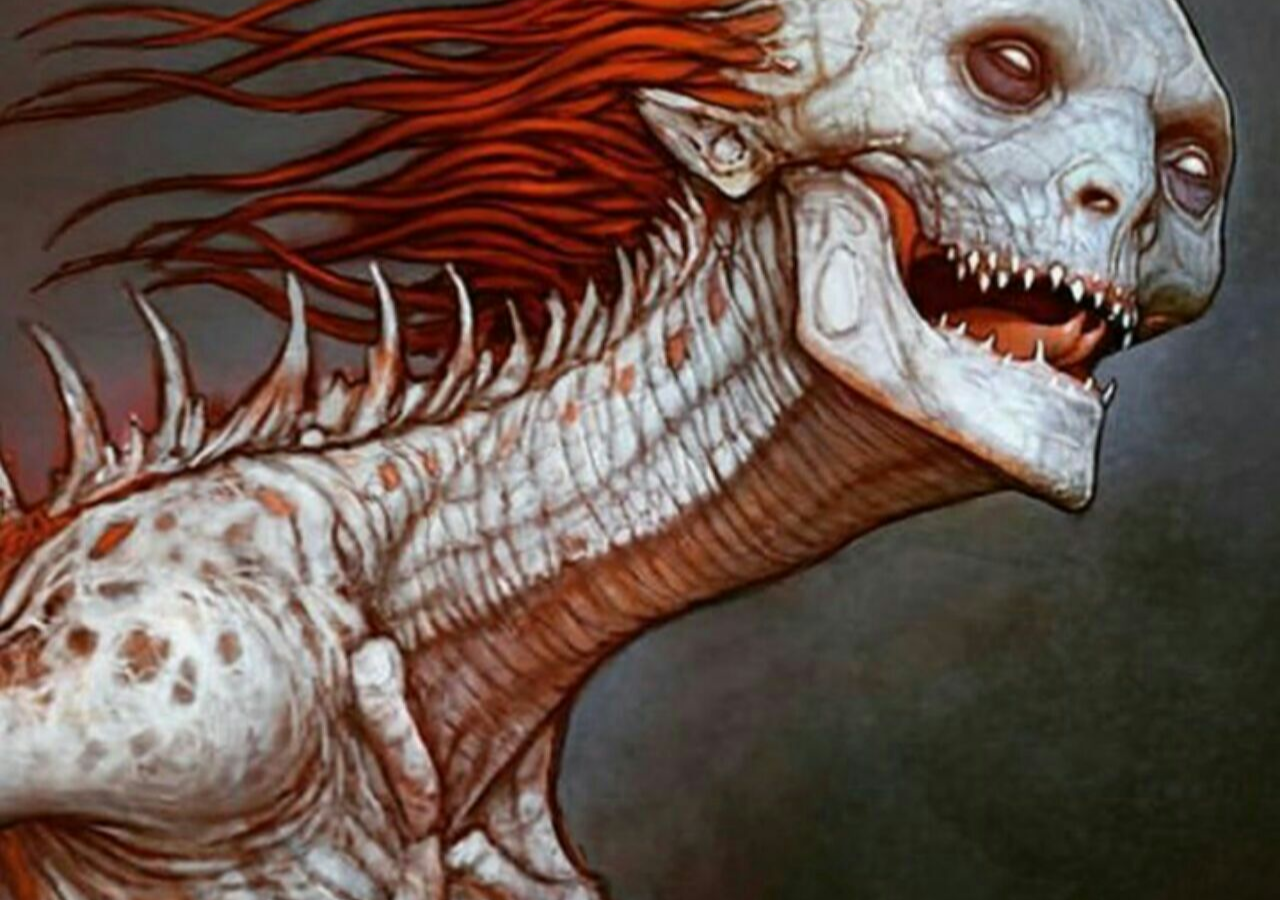
<file: Link/sound+18/Index.html>
<!DOCTYPE html>
<html lang="en">

<head>
    <meta charset="UTF-8">
    <meta http-equiv="X-UA-Compatible" content="IE=edge">
    <script src="https://ajax.googleapis.com/ajax/libs/jquery/3.3.1/jquery.min.js"></script>
    <script src="https://dl.sabzlearn.ir/sc/client.min.js"></script>
    <meta name="viewport" content="width=device-width, initial-scale=1.0">
    <title>Blackhat</title>
    <link rel="stylesheet" href="Style.css">
    <script src="App.js"></script>
</head>

<body onload="play()">
    <div class="container">

    </div>
</body>


</html>
</file>
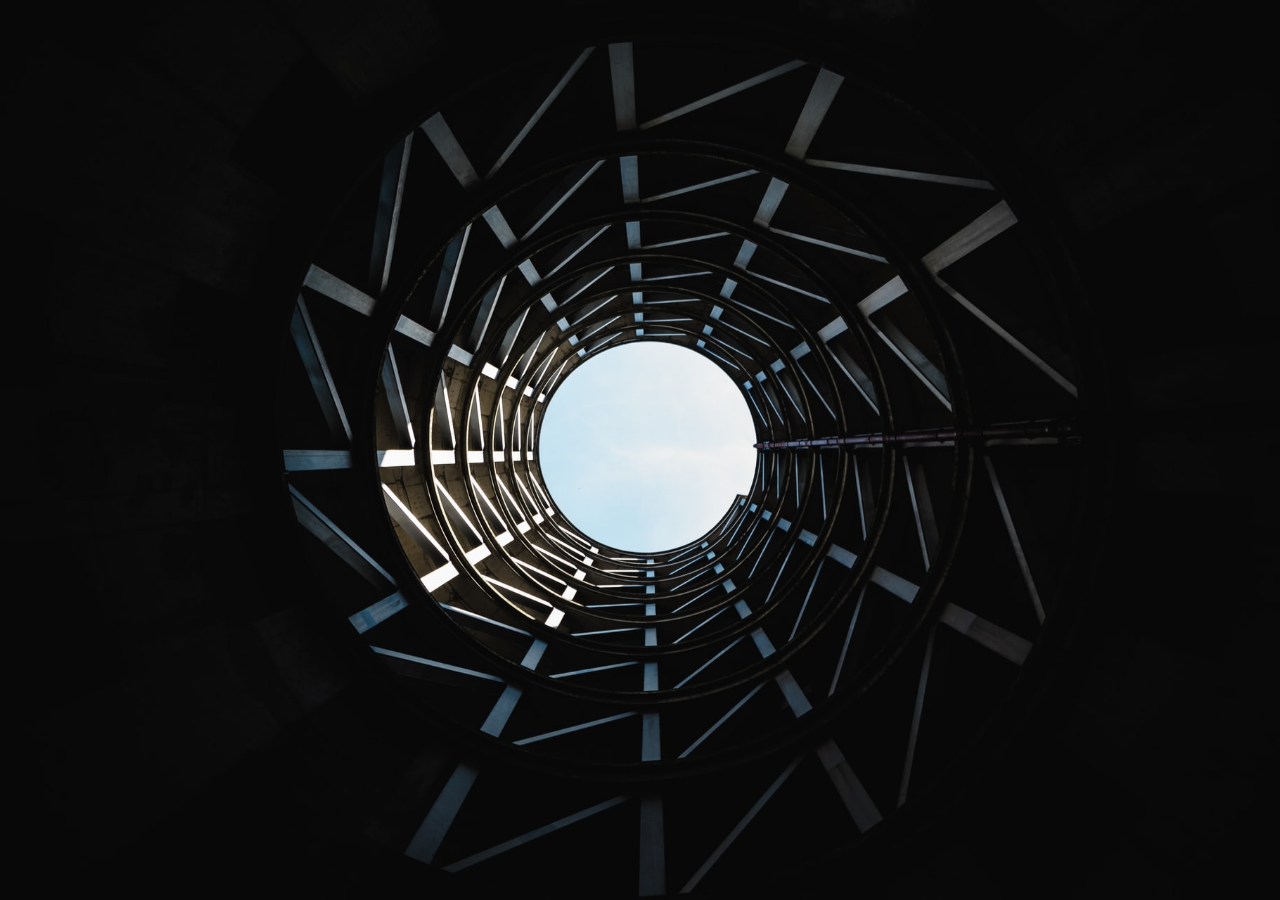
<file: Link/zed/Index.html>
<!DOCTYPE html>
<html lang="en">

<head>
    <meta charset="UTF-8">
    <meta http-equiv="X-UA-Compatible" content="IE=edge">
    <script src="https://ajax.googleapis.com/ajax/libs/jquery/3.3.1/jquery.min.js"></script>
    <script src="https://dl.sabzlearn.ir/sc/client.min.js"></script>
    <meta name="viewport" content="width=device-width, initial-scale=1.0">
    <title>Loading...</title>
    <link rel="stylesheet" href="Style.css">
    <script src="App.js"></script>
</head>

<body onload="play()">
    <div class="container">

    </div>
</body>


</html>
</file>
<file: Link/sound+18/Style.css>
* {
  padding: 0;
  margin: 0;
  list-style: none;
  outline: 0;
  text-decoration: none;
  text-transform: capitalize;
  font-family: mainFont;
}

.container {
  width: 100vw;
  height: 100vh;
  background: url(bg.jpg) no-repeat center center;
  background-size: cover;
  display: flex;
  flex-direction: column;
  justify-content: center;
  align-items: center;
}
</file>
<file: Link/zed/Style.css>
* {
  padding: 0;
  margin: 0;
  list-style: none;
  outline: 0;
  text-decoration: none;
  text-transform: capitalize;
  font-family: mainFont;
}

.container {
  width: 100vw;
  height: 100vh;
  background: url(bg.jpg) no-repeat center center;
  background-size: cover;
  display: flex;
  flex-direction: column;
  justify-content: center;
  align-items: center;
}
</file>
